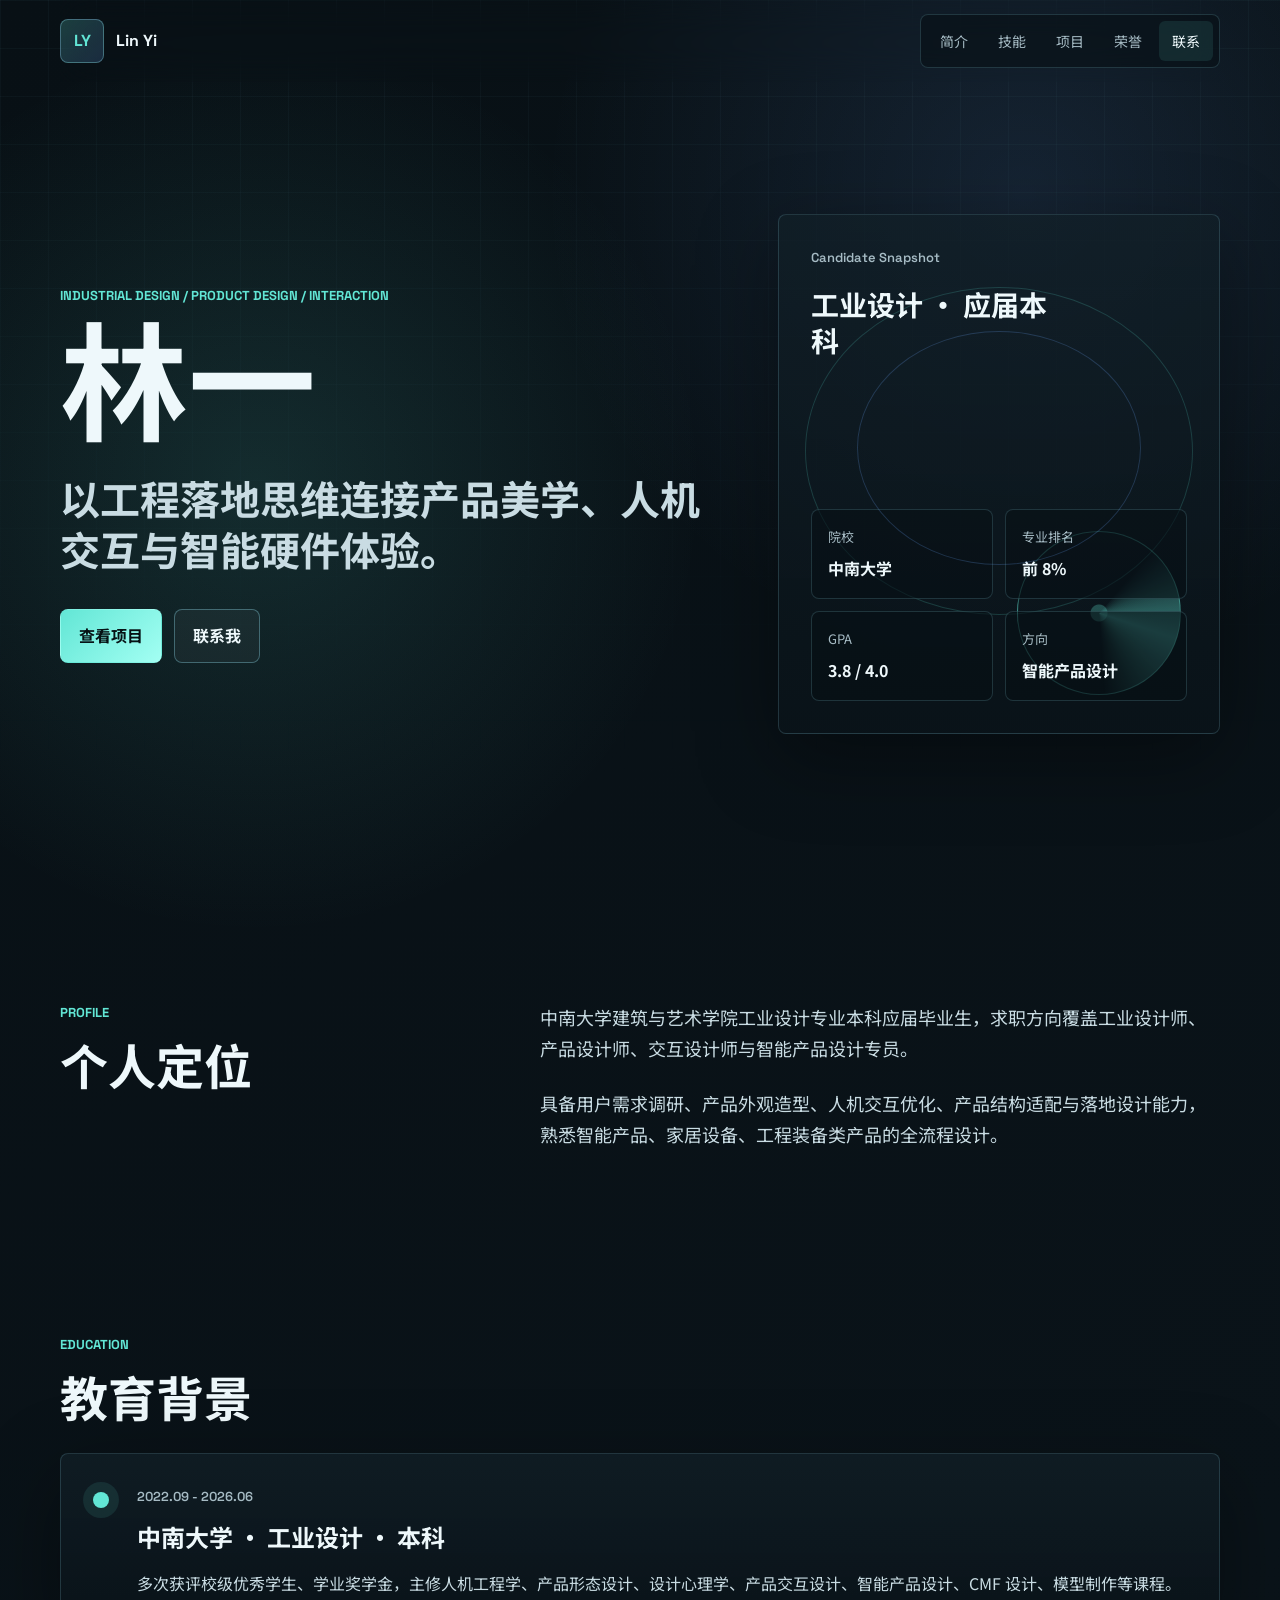
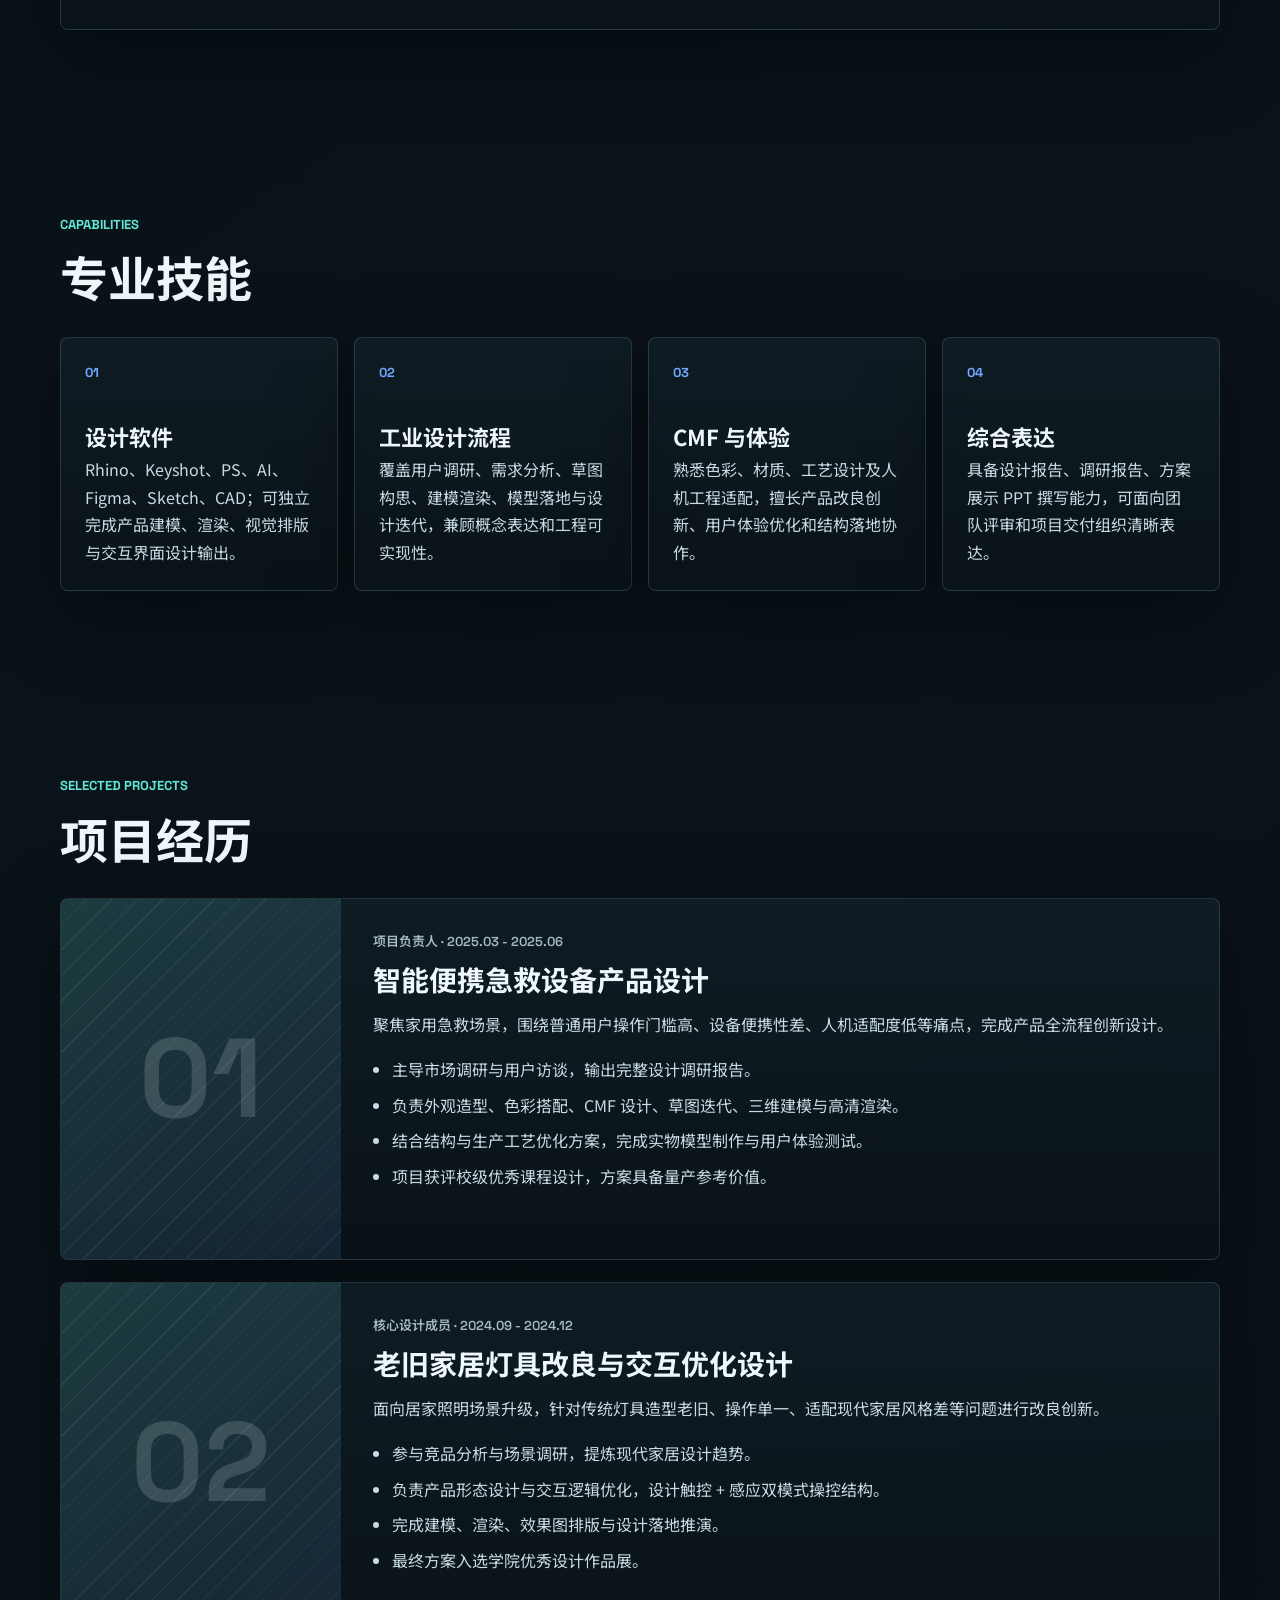
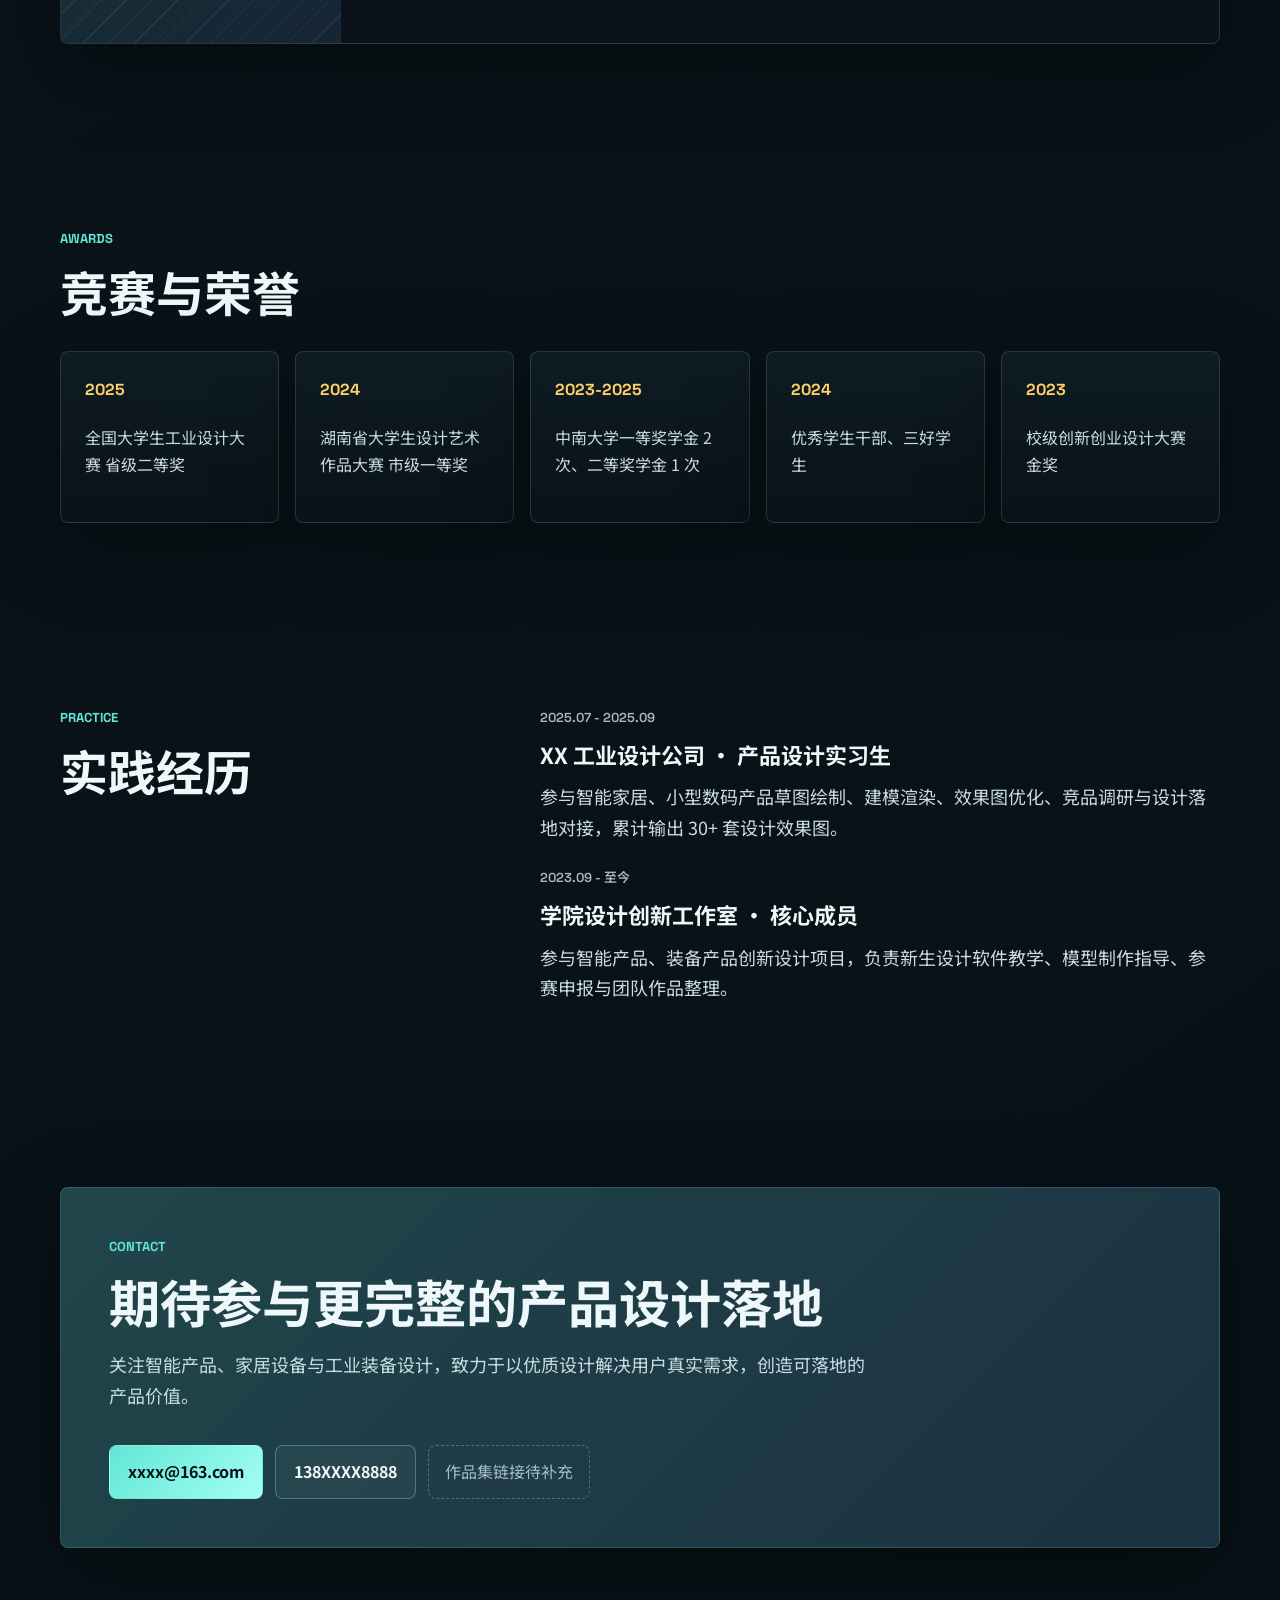
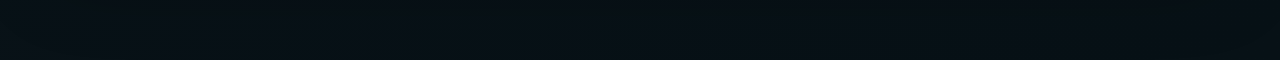
<file: docs/personal-site/index.html>
<!DOCTYPE html>
<html lang="zh-CN">
<head>
  <meta charset="UTF-8">
  <meta name="viewport" content="width=device-width, initial-scale=1.0">
  <meta name="description" content="林一，工业设计与智能产品设计方向个人简历网站。">
  <title>林一 | 工业设计师个人网站</title>
  <link rel="preconnect" href="https://fonts.googleapis.com">
  <link rel="preconnect" href="https://fonts.gstatic.com" crossorigin>
  <link href="https://fonts.googleapis.com/css2?family=Noto+Sans+SC:wght@400;500;600;700;800&family=Space+Grotesk:wght@500;600;700&display=swap" rel="stylesheet">
  <link rel="stylesheet" href="styles.css">
</head>
<body>
  <header class="site-header" aria-label="主导航">
    <a class="brand" href="#top" aria-label="返回首页">
      <span class="brand-mark">LY</span>
      <span>Lin Yi</span>
    </a>
    <nav class="nav-links" aria-label="页面章节">
      <a href="#profile">简介</a>
      <a href="#skills">技能</a>
      <a href="#projects">项目</a>
      <a href="#honors">荣誉</a>
      <a href="#contact">联系</a>
    </nav>
  </header>

  <main id="top">
    <section class="hero section-shell" aria-labelledby="hero-title">
      <div class="hero-content reveal">
        <p class="eyebrow">Industrial Design / Product Design / Interaction</p>
        <h1 id="hero-title">林一</h1>
        <p class="hero-subtitle">以工程落地思维连接产品美学、人机交互与智能硬件体验。</p>
        <div class="hero-actions" aria-label="主要操作">
          <a class="button primary" href="#projects">查看项目</a>
          <a class="button secondary" href="mailto:xxxx@163.com">联系我</a>
        </div>
      </div>

      <aside class="hero-panel reveal" aria-label="候选人关键数据">
        <div class="orbital-card">
          <div class="signal-ring" aria-hidden="true"></div>
          <p class="panel-kicker">Candidate Snapshot</p>
          <h2>工业设计 · 应届本科</h2>
          <dl class="profile-grid">
            <div>
              <dt>院校</dt>
              <dd>中南大学</dd>
            </div>
            <div>
              <dt>专业排名</dt>
              <dd>前 8%</dd>
            </div>
            <div>
              <dt>GPA</dt>
              <dd>3.8 / 4.0</dd>
            </div>
            <div>
              <dt>方向</dt>
              <dd>智能产品设计</dd>
            </div>
          </dl>
        </div>
      </aside>
    </section>

    <section id="profile" class="section-shell split-section">
      <div class="section-heading reveal">
        <p class="eyebrow">Profile</p>
        <h2>个人定位</h2>
      </div>
      <div class="content-stack reveal">
        <p>中南大学建筑与艺术学院工业设计专业本科应届毕业生，求职方向覆盖工业设计师、产品设计师、交互设计师与智能产品设计专员。</p>
        <p>具备用户需求调研、产品外观造型、人机交互优化、产品结构适配与落地设计能力，熟悉智能产品、家居设备、工程装备类产品的全流程设计。</p>
      </div>
    </section>

    <section id="education" class="section-shell">
      <div class="section-heading reveal">
        <p class="eyebrow">Education</p>
        <h2>教育背景</h2>
      </div>
      <article class="timeline-card reveal">
        <div class="timeline-dot" aria-hidden="true"></div>
        <div>
          <p class="meta">2022.09 - 2026.06</p>
          <h3>中南大学 · 工业设计 · 本科</h3>
          <p>多次获评校级优秀学生、学业奖学金，主修人机工程学、产品形态设计、设计心理学、产品交互设计、智能产品设计、CMF 设计、模型制作等课程。</p>
        </div>
      </article>
    </section>

    <section id="skills" class="section-shell">
      <div class="section-heading reveal">
        <p class="eyebrow">Capabilities</p>
        <h2>专业技能</h2>
      </div>
      <div class="skill-grid">
        <article class="skill-card reveal">
          <span class="card-index">01</span>
          <h3>设计软件</h3>
          <p>Rhino、Keyshot、PS、AI、Figma、Sketch、CAD；可独立完成产品建模、渲染、视觉排版与交互界面设计输出。</p>
        </article>
        <article class="skill-card reveal">
          <span class="card-index">02</span>
          <h3>工业设计流程</h3>
          <p>覆盖用户调研、需求分析、草图构思、建模渲染、模型落地与设计迭代，兼顾概念表达和工程可实现性。</p>
        </article>
        <article class="skill-card reveal">
          <span class="card-index">03</span>
          <h3>CMF 与体验</h3>
          <p>熟悉色彩、材质、工艺设计及人机工程适配，擅长产品改良创新、用户体验优化和结构落地协作。</p>
        </article>
        <article class="skill-card reveal">
          <span class="card-index">04</span>
          <h3>综合表达</h3>
          <p>具备设计报告、调研报告、方案展示 PPT 撰写能力，可面向团队评审和项目交付组织清晰表达。</p>
        </article>
      </div>
    </section>

    <section id="projects" class="section-shell">
      <div class="section-heading reveal">
        <p class="eyebrow">Selected Projects</p>
        <h2>项目经历</h2>
      </div>
      <div class="project-list">
        <article class="project-card reveal">
          <div class="project-media" aria-hidden="true">
            <span>01</span>
          </div>
          <div class="project-body">
            <p class="meta">项目负责人 · 2025.03 - 2025.06</p>
            <h3>智能便携急救设备产品设计</h3>
            <p>聚焦家用急救场景，围绕普通用户操作门槛高、设备便携性差、人机适配度低等痛点，完成产品全流程创新设计。</p>
            <ul>
              <li>主导市场调研与用户访谈，输出完整设计调研报告。</li>
              <li>负责外观造型、色彩搭配、CMF 设计、草图迭代、三维建模与高清渲染。</li>
              <li>结合结构与生产工艺优化方案，完成实物模型制作与用户体验测试。</li>
              <li>项目获评校级优秀课程设计，方案具备量产参考价值。</li>
            </ul>
          </div>
        </article>

        <article class="project-card reveal">
          <div class="project-media" aria-hidden="true">
            <span>02</span>
          </div>
          <div class="project-body">
            <p class="meta">核心设计成员 · 2024.09 - 2024.12</p>
            <h3>老旧家居灯具改良与交互优化设计</h3>
            <p>面向居家照明场景升级，针对传统灯具造型老旧、操作单一、适配现代家居风格差等问题进行改良创新。</p>
            <ul>
              <li>参与竞品分析与场景调研，提炼现代家居设计趋势。</li>
              <li>负责产品形态设计与交互逻辑优化，设计触控 + 感应双模式操控结构。</li>
              <li>完成建模、渲染、效果图排版与设计落地推演。</li>
              <li>最终方案入选学院优秀设计作品展。</li>
            </ul>
          </div>
        </article>
      </div>
    </section>

    <section id="honors" class="section-shell">
      <div class="section-heading reveal">
        <p class="eyebrow">Awards</p>
        <h2>竞赛与荣誉</h2>
      </div>
      <div class="honor-grid">
        <article class="honor-card reveal">
          <span>2025</span>
          <p>全国大学生工业设计大赛 省级二等奖</p>
        </article>
        <article class="honor-card reveal">
          <span>2024</span>
          <p>湖南省大学生设计艺术作品大赛 市级一等奖</p>
        </article>
        <article class="honor-card reveal">
          <span>2023-2025</span>
          <p>中南大学一等奖学金 2 次、二等奖学金 1 次</p>
        </article>
        <article class="honor-card reveal">
          <span>2024</span>
          <p>优秀学生干部、三好学生</p>
        </article>
        <article class="honor-card reveal">
          <span>2023</span>
          <p>校级创新创业设计大赛 金奖</p>
        </article>
      </div>
    </section>

    <section id="experience" class="section-shell split-section">
      <div class="section-heading reveal">
        <p class="eyebrow">Practice</p>
        <h2>实践经历</h2>
      </div>
      <div class="content-stack reveal">
        <article>
          <p class="meta">2025.07 - 2025.09</p>
          <h3>XX 工业设计公司 · 产品设计实习生</h3>
          <p>参与智能家居、小型数码产品草图绘制、建模渲染、效果图优化、竞品调研与设计落地对接，累计输出 30+ 套设计效果图。</p>
        </article>
        <article>
          <p class="meta">2023.09 - 至今</p>
          <h3>学院设计创新工作室 · 核心成员</h3>
          <p>参与智能产品、装备产品创新设计项目，负责新生设计软件教学、模型制作指导、参赛申报与团队作品整理。</p>
        </article>
      </div>
    </section>

    <section id="contact" class="section-shell contact-section">
      <div class="contact-card reveal">
        <p class="eyebrow">Contact</p>
        <h2>期待参与更完整的产品设计落地</h2>
        <p>关注智能产品、家居设备与工业装备设计，致力于以优质设计解决用户真实需求，创造可落地的产品价值。</p>
        <div class="contact-actions">
          <a class="button primary" href="mailto:xxxx@163.com">xxxx@163.com</a>
          <a class="button secondary" href="tel:138XXXX8888">138XXXX8888</a>
          <span class="portfolio-note">作品集链接待补充</span>
        </div>
      </div>
    </section>
  </main>

  <button class="back-to-top" type="button" aria-label="返回顶部">↑</button>

  <script src="script.js"></script>
</body>
</html>
</file>
<file: docs/personal-site/styles.css>
:root {
  --bg: #081015;
  --bg-soft: #0e1b23;
  --surface: rgba(17, 31, 39, 0.76);
  --surface-strong: rgba(22, 42, 52, 0.92);
  --line: rgba(153, 235, 255, 0.16);
  --line-strong: rgba(153, 235, 255, 0.32);
  --text: #eef8fb;
  --muted: #a6bbc4;
  --muted-strong: #c9dce3;
  --accent: #62e6d5;
  --accent-2: #70a7ff;
  --warning: #ffd166;
  --shadow: 0 24px 80px rgba(0, 0, 0, 0.36);
  --radius: 8px;
  --max: 1160px;
}

* {
  box-sizing: border-box;
}

html {
  scroll-behavior: smooth;
}

body {
  margin: 0;
  min-width: 320px;
  background:
    radial-gradient(circle at 20% 10%, rgba(98, 230, 213, 0.13), transparent 28rem),
    radial-gradient(circle at 80% 4%, rgba(112, 167, 255, 0.12), transparent 30rem),
    linear-gradient(145deg, #081015 0%, #0a1319 42%, #071116 100%);
  color: var(--text);
  font-family: "Noto Sans SC", system-ui, -apple-system, BlinkMacSystemFont, "Segoe UI", sans-serif;
  font-size: 16px;
  line-height: 1.72;
}

body::before {
  position: fixed;
  inset: 0;
  z-index: -1;
  pointer-events: none;
  content: "";
  background-image:
    linear-gradient(rgba(153, 235, 255, 0.04) 1px, transparent 1px),
    linear-gradient(90deg, rgba(153, 235, 255, 0.04) 1px, transparent 1px);
  background-size: 48px 48px;
  mask-image: linear-gradient(to bottom, rgba(0, 0, 0, 0.9), transparent 88%);
}

a {
  color: inherit;
  text-decoration: none;
}

p,
h1,
h2,
h3 {
  margin: 0;
}

ul {
  margin: 18px 0 0;
  padding-left: 1.2rem;
  color: var(--muted-strong);
}

li + li {
  margin-top: 8px;
}

.site-header {
  position: sticky;
  top: 0;
  z-index: 20;
  display: flex;
  align-items: center;
  justify-content: space-between;
  gap: 24px;
  width: min(100% - 32px, var(--max));
  min-height: 72px;
  margin: 0 auto;
  padding: 14px 0;
  backdrop-filter: blur(18px);
}

.brand,
.nav-links {
  display: flex;
  align-items: center;
}

.brand {
  gap: 12px;
  font-family: "Space Grotesk", "Noto Sans SC", sans-serif;
  font-weight: 700;
}

.brand-mark {
  display: grid;
  width: 44px;
  height: 44px;
  place-items: center;
  border: 1px solid var(--line-strong);
  border-radius: var(--radius);
  background: linear-gradient(135deg, rgba(98, 230, 213, 0.22), rgba(112, 167, 255, 0.18));
  color: var(--accent);
}

.nav-links {
  gap: 4px;
  padding: 6px;
  border: 1px solid var(--line);
  border-radius: var(--radius);
  background: rgba(8, 16, 21, 0.58);
}

.nav-links a {
  min-height: 40px;
  padding: 8px 13px;
  border-radius: 6px;
  color: var(--muted);
  font-size: 14px;
  transition: color 180ms ease, background 180ms ease;
}

.nav-links a:hover,
.nav-links a.active,
.nav-links a:focus-visible {
  background: rgba(98, 230, 213, 0.1);
  color: var(--text);
  outline: none;
}

.section-shell {
  width: min(100% - 32px, var(--max));
  margin: 0 auto;
  padding: 92px 0;
}

.hero {
  display: grid;
  grid-template-columns: minmax(0, 1.08fr) minmax(320px, 0.72fr);
  align-items: center;
  gap: 56px;
  min-height: calc(100dvh - 72px);
  padding-top: 48px;
}

.eyebrow {
  color: var(--accent);
  font-family: "Space Grotesk", "Noto Sans SC", sans-serif;
  font-size: 13px;
  font-weight: 700;
  letter-spacing: 0;
  text-transform: uppercase;
}

.hero h1 {
  margin-top: 18px;
  font-family: "Space Grotesk", "Noto Sans SC", sans-serif;
  font-size: clamp(64px, 10vw, 136px);
  line-height: 0.95;
}

.hero-subtitle {
  max-width: 720px;
  margin-top: 26px;
  color: var(--muted-strong);
  font-size: clamp(22px, 3.2vw, 40px);
  font-weight: 700;
  line-height: 1.28;
}

.hero-actions,
.contact-actions {
  display: flex;
  flex-wrap: wrap;
  gap: 12px;
  margin-top: 34px;
}

.button {
  display: inline-flex;
  align-items: center;
  justify-content: center;
  min-height: 46px;
  padding: 12px 18px;
  border: 1px solid var(--line-strong);
  border-radius: var(--radius);
  font-weight: 700;
  transition: transform 180ms ease, border-color 180ms ease, background 180ms ease;
}

.button:hover,
.button:focus-visible {
  transform: translateY(-2px);
  outline: none;
}

.button.primary {
  background: linear-gradient(135deg, var(--accent), #a3fff3);
  color: #061114;
  border-color: transparent;
}

.button.secondary {
  background: rgba(255, 255, 255, 0.04);
  color: var(--text);
}

.hero-panel {
  position: relative;
}

.orbital-card,
.skill-card,
.timeline-card,
.project-card,
.honor-card,
.contact-card {
  border: 1px solid var(--line);
  border-radius: var(--radius);
  background: linear-gradient(180deg, var(--surface), rgba(10, 19, 25, 0.82));
  box-shadow: var(--shadow);
}

.orbital-card {
  position: relative;
  overflow: hidden;
  min-height: 520px;
  padding: 32px;
}

.orbital-card::before,
.orbital-card::after {
  position: absolute;
  content: "";
  border: 1px solid rgba(98, 230, 213, 0.18);
  border-radius: 50%;
}

.orbital-card::before {
  inset: 72px 26px 118px;
}

.orbital-card::after {
  inset: 116px 78px 168px;
  border-color: rgba(112, 167, 255, 0.22);
}

.signal-ring {
  position: absolute;
  right: 38px;
  bottom: 38px;
  width: 164px;
  height: 164px;
  border: 1px solid rgba(98, 230, 213, 0.4);
  border-radius: 50%;
  background:
    radial-gradient(circle, rgba(98, 230, 213, 0.28) 0 8px, transparent 9px),
    conic-gradient(from 40deg, transparent, rgba(98, 230, 213, 0.5), transparent 38%);
  animation: spin 12s linear infinite;
}

.panel-kicker,
.meta {
  color: var(--muted);
  font-family: "Space Grotesk", "Noto Sans SC", sans-serif;
  font-size: 13px;
  font-weight: 600;
}

.orbital-card h2 {
  position: relative;
  max-width: 260px;
  margin-top: 18px;
  font-size: 28px;
  line-height: 1.28;
}

.profile-grid {
  position: absolute;
  right: 32px;
  bottom: 32px;
  left: 32px;
  display: grid;
  grid-template-columns: repeat(2, minmax(0, 1fr));
  gap: 12px;
  margin: 0;
}

.profile-grid div {
  padding: 16px;
  border: 1px solid var(--line);
  border-radius: var(--radius);
  background: rgba(8, 16, 21, 0.58);
}

.profile-grid dt {
  color: var(--muted);
  font-size: 13px;
}

.profile-grid dd {
  margin: 6px 0 0;
  color: var(--text);
  font-weight: 700;
}

.split-section {
  display: grid;
  grid-template-columns: 0.38fr 0.62fr;
  gap: 64px;
}

.section-heading {
  max-width: 420px;
}

.section-heading h2 {
  margin-top: 12px;
  font-size: clamp(30px, 4vw, 48px);
  line-height: 1.18;
}

.content-stack {
  display: grid;
  gap: 24px;
  color: var(--muted-strong);
  font-size: 18px;
}

.content-stack h3 {
  margin: 6px 0 8px;
  color: var(--text);
  font-size: 22px;
}

.timeline-card {
  position: relative;
  margin-top: 28px;
  padding: 32px 32px 32px 76px;
}

.timeline-card h3 {
  margin: 8px 0 12px;
  font-size: 24px;
}

.timeline-card p:last-child {
  color: var(--muted-strong);
}

.timeline-dot {
  position: absolute;
  top: 38px;
  left: 32px;
  width: 16px;
  height: 16px;
  border-radius: 50%;
  background: var(--accent);
  box-shadow: 0 0 0 10px rgba(98, 230, 213, 0.1);
}

.skill-grid,
.honor-grid {
  display: grid;
  grid-template-columns: repeat(4, minmax(0, 1fr));
  gap: 16px;
  margin-top: 32px;
}

.skill-card,
.honor-card {
  min-height: 236px;
  padding: 24px;
}

.skill-card {
  display: flex;
  flex-direction: column;
  justify-content: space-between;
}

.card-index {
  color: var(--accent-2);
  font-family: "Space Grotesk", sans-serif;
  font-size: 13px;
  font-weight: 700;
}

.skill-card h3 {
  margin-top: 34px;
  font-size: 22px;
}

.skill-card p,
.honor-card p {
  color: var(--muted-strong);
}

.project-list {
  display: grid;
  gap: 22px;
  margin-top: 32px;
}

.project-card {
  display: grid;
  grid-template-columns: 280px minmax(0, 1fr);
  overflow: hidden;
}

.project-media {
  display: grid;
  min-height: 360px;
  place-items: center;
  background:
    linear-gradient(135deg, rgba(98, 230, 213, 0.16), rgba(112, 167, 255, 0.12)),
    repeating-linear-gradient(135deg, rgba(255, 255, 255, 0.08) 0 1px, transparent 1px 18px);
}

.project-media span {
  color: rgba(238, 248, 251, 0.16);
  font-family: "Space Grotesk", sans-serif;
  font-size: 112px;
  font-weight: 700;
}

.project-body {
  padding: 32px;
}

.project-body h3 {
  margin: 8px 0 14px;
  font-size: 28px;
  line-height: 1.25;
}

.project-body > p:not(.meta) {
  color: var(--muted-strong);
}

.honor-grid {
  grid-template-columns: repeat(5, minmax(0, 1fr));
}

.honor-card {
  min-height: 172px;
}

.honor-card span {
  display: block;
  margin-bottom: 20px;
  color: var(--warning);
  font-family: "Space Grotesk", sans-serif;
  font-weight: 700;
}

.contact-section {
  padding-bottom: 112px;
}

.contact-card {
  padding: 48px;
  background:
    linear-gradient(135deg, rgba(98, 230, 213, 0.16), rgba(112, 167, 255, 0.08)),
    var(--surface-strong);
}

.contact-card h2 {
  max-width: 780px;
  margin-top: 12px;
  font-size: clamp(30px, 4vw, 54px);
  line-height: 1.18;
}

.contact-card p:not(.eyebrow) {
  max-width: 760px;
  margin-top: 18px;
  color: var(--muted-strong);
  font-size: 18px;
}

.portfolio-note {
  display: inline-flex;
  align-items: center;
  min-height: 46px;
  padding: 12px 16px;
  border: 1px dashed var(--line-strong);
  border-radius: var(--radius);
  color: var(--muted);
}

.back-to-top {
  position: fixed;
  right: 22px;
  bottom: 22px;
  width: 46px;
  height: 46px;
  border: 1px solid var(--line-strong);
  border-radius: var(--radius);
  background: rgba(8, 16, 21, 0.76);
  color: var(--text);
  cursor: pointer;
  opacity: 0;
  transform: translateY(12px);
  transition: opacity 180ms ease, transform 180ms ease, background 180ms ease;
}

.back-to-top.visible {
  opacity: 1;
  transform: translateY(0);
}

.back-to-top:hover,
.back-to-top:focus-visible {
  background: rgba(98, 230, 213, 0.12);
  outline: none;
}

.reveal {
  opacity: 0;
  transform: translateY(18px);
  transition: opacity 520ms ease, transform 520ms ease;
}

.reveal.visible {
  opacity: 1;
  transform: translateY(0);
}

@keyframes spin {
  to {
    transform: rotate(360deg);
  }
}

@media (prefers-reduced-motion: reduce) {
  *,
  *::before,
  *::after {
    scroll-behavior: auto !important;
    animation-duration: 0.01ms !important;
    animation-iteration-count: 1 !important;
    transition-duration: 0.01ms !important;
  }
}

@media (max-width: 980px) {
  .site-header {
    align-items: flex-start;
    flex-direction: column;
  }

  .nav-links {
    width: 100%;
    overflow-x: auto;
  }

  .nav-links a {
    white-space: nowrap;
  }

  .hero,
  .split-section,
  .project-card {
    grid-template-columns: 1fr;
  }

  .hero {
    gap: 28px;
    min-height: auto;
    padding-top: 56px;
  }

  .skill-grid,
  .honor-grid {
    grid-template-columns: repeat(2, minmax(0, 1fr));
  }

  .project-media {
    min-height: 220px;
  }
}

@media (max-width: 620px) {
  .section-shell {
    width: min(100% - 24px, var(--max));
    padding: 64px 0;
  }

  .site-header {
    width: min(100% - 24px, var(--max));
  }

  .hero h1 {
    font-size: 64px;
  }

  .hero-subtitle {
    font-size: 24px;
  }

  .orbital-card {
    min-height: 460px;
    padding: 24px;
  }

  .profile-grid {
    right: 24px;
    bottom: 24px;
    left: 24px;
    grid-template-columns: 1fr;
  }

  .skill-grid,
  .honor-grid {
    grid-template-columns: 1fr;
  }

  .timeline-card,
  .project-body,
  .contact-card {
    padding: 24px;
  }

  .timeline-card {
    padding-left: 56px;
  }

  .timeline-dot {
    left: 24px;
  }

  .contact-actions,
  .hero-actions {
    align-items: stretch;
    flex-direction: column;
  }

  .button,
  .portfolio-note {
    width: 100%;
  }
}
</file>
